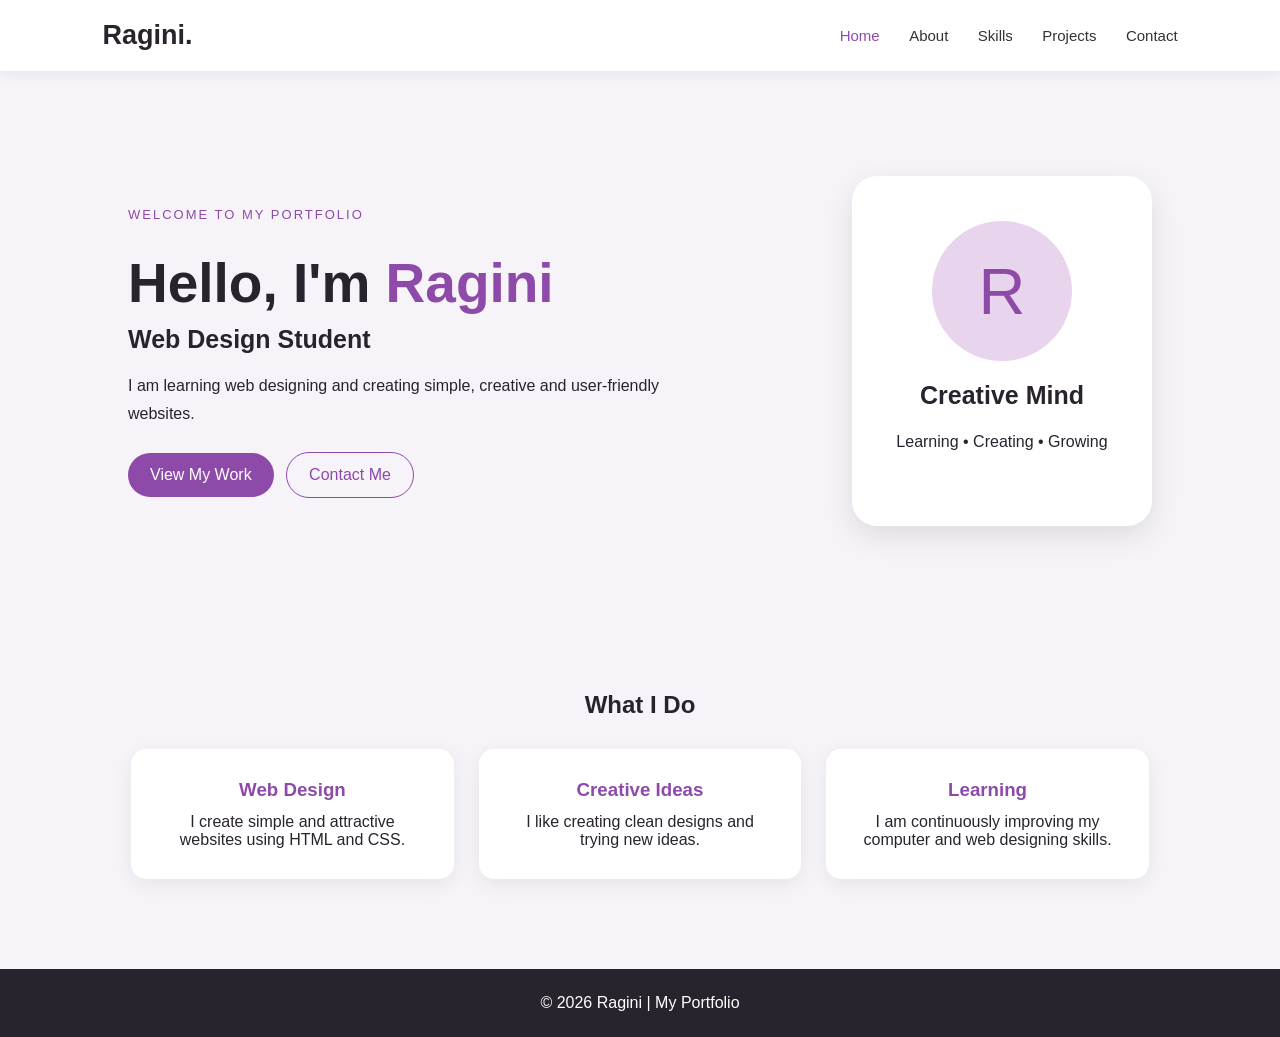
<file: index.html>
<!DOCTYPE html>
<html>
<head>
    <title>Ragini | Portfolio</title>
    <link rel="stylesheet" href="style.css">
</head>

<body>

<header>
    <h2 class="logo">Ragini.</h2>

    <nav>
        <a href="index.html" class="active">Home</a>
        <a href="about.html">About</a>
        <a href="skills.html">Skills</a>
        <a href="projects.html">Projects</a>
        <a href="contact.html">Contact</a>
    </nav>
</header>

<section class="hero">

    <div class="hero-text">
        <p class="small-text">WELCOME TO MY PORTFOLIO</p>

        <h1>Hello, I'm <span>Ragini</span></h1>

        <h2>Web Design Student</h2>

        <p>
            I am learning web designing and creating simple,
            creative and user-friendly websites.
        </p>

        <a href="projects.html" class="btn">View My Work</a>
        <a href="contact.html" class="btn second">Contact Me</a>
    </div>

    <div class="hero-card">
        <div class="circle">R</div>
        <h2>Creative Mind</h2>
        <p>Learning • Creating • Growing</p>
    </div>

</section>

<section class="welcome">
    <h2>What I Do</h2>

    <div class="cards">

        <div class="card">
            <h3>Web Design</h3>
            <p>I create simple and attractive websites using HTML and CSS.</p>
        </div>

        <div class="card">
            <h3>Creative Ideas</h3>
            <p>I like creating clean designs and trying new ideas.</p>
        </div>

        <div class="card">
            <h3>Learning</h3>
            <p>I am continuously improving my computer and web designing skills.</p>
        </div>

    </div>
</section>

<footer>
    <p>© 2026 Ragini | My Portfolio</p>
</footer>

</body>
</html>
</file>
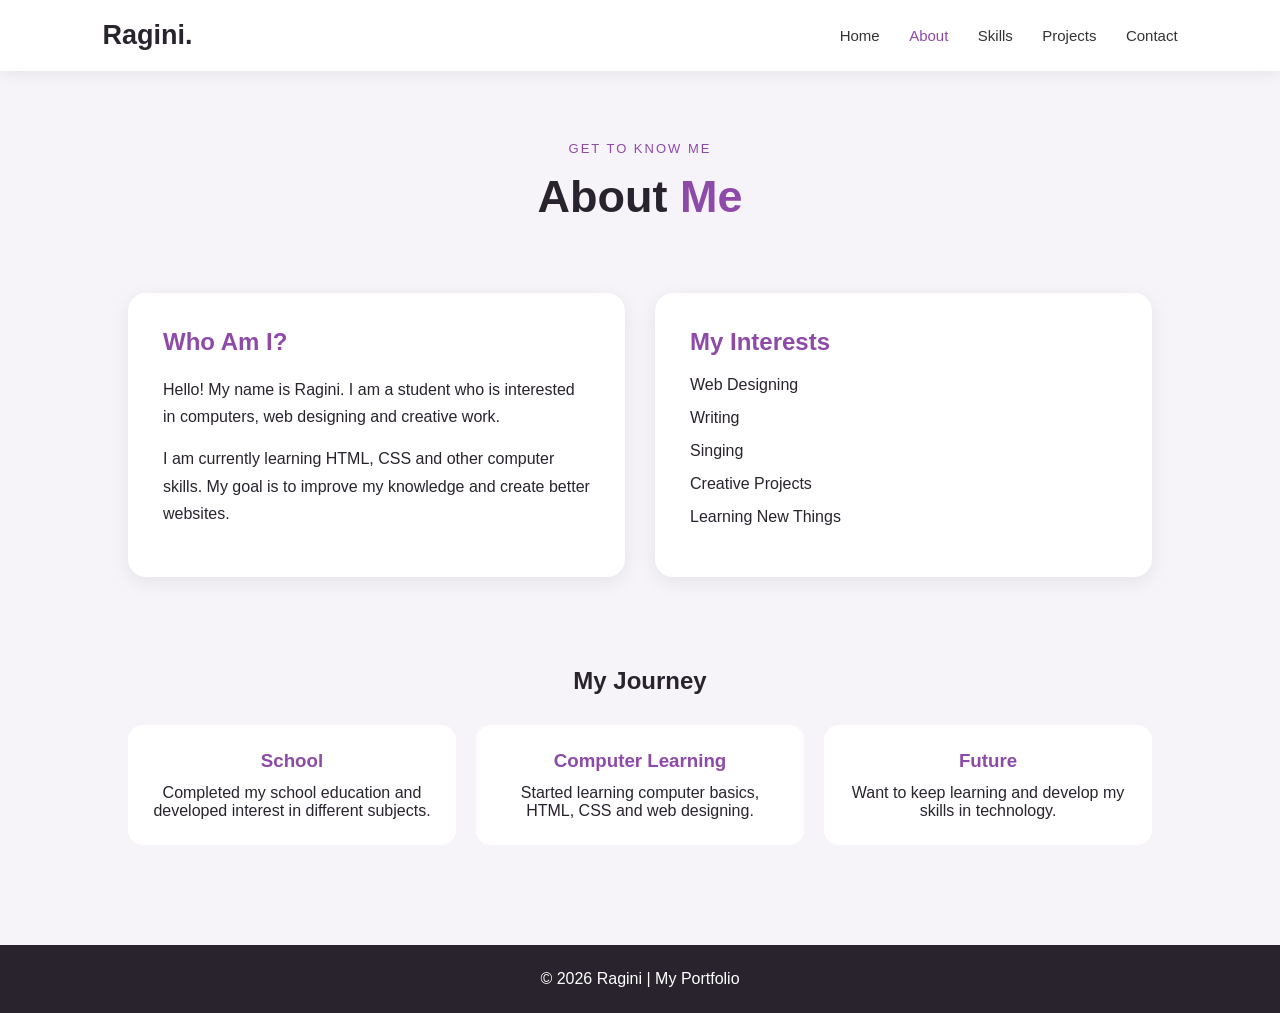
<file: about.html>
<!DOCTYPE html>
<html>
<head>
    <title>About Me | Ragini</title>
    <link rel="stylesheet" href="style.css">
</head>

<body>

<header>
    <h2 class="logo">Ragini.</h2>

    <nav>
        <a href="index.html">Home</a>
        <a href="about.html" class="active">About</a>
        <a href="skills.html">Skills</a>
        <a href="projects.html">Projects</a>
        <a href="contact.html">Contact</a>
    </nav>
</header>

<section class="page-heading">
    <p>GET TO KNOW ME</p>
    <h1>About <span>Me</span></h1>
</section>

<section class="about">

    <div class="about-box">
        <h2>Who Am I?</h2>

        <p>
            Hello! My name is Ragini. I am a student who is interested
            in computers, web designing and creative work.
        </p>

        <p>
            I am currently learning HTML, CSS and other computer skills.
            My goal is to improve my knowledge and create better websites.
        </p>
    </div>

    <div class="about-box">
        <h2>My Interests</h2>

        <ul>
            <li>Web Designing</li>
            <li>Writing</li>
            <li>Singing</li>
            <li>Creative Projects</li>
            <li>Learning New Things</li>
        </ul>
    </div>

</section>

<section class="journey">

    <h2>My Journey</h2>

    <div class="timeline">

        <div class="timeline-box">
            <h3>School</h3>
            <p>Completed my school education and developed interest in different subjects.</p>
        </div>

        <div class="timeline-box">
            <h3>Computer Learning</h3>
            <p>Started learning computer basics, HTML, CSS and web designing.</p>
        </div>

        <div class="timeline-box">
            <h3>Future</h3>
            <p>Want to keep learning and develop my skills in technology.</p>
        </div>

    </div>

</section>

<footer>
    <p>© 2026 Ragini | My Portfolio</p>
</footer>

</body>
</html>
</file>
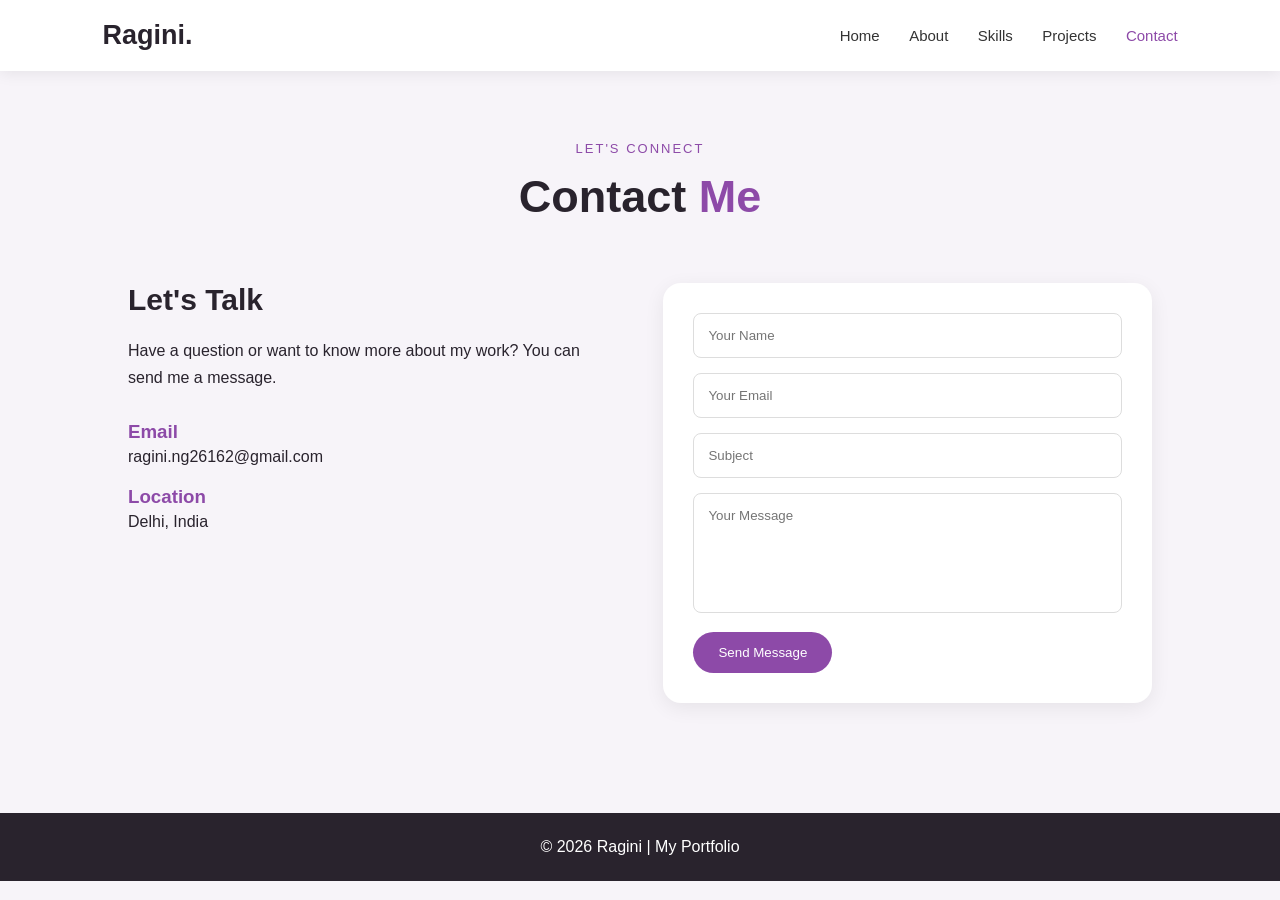
<file: contact.html>
<!DOCTYPE html>
<html>
<head>
    <title>Contact | Ragini</title>
    <link rel="stylesheet" href="style.css">
</head>

<body>

<header>
    <h2 class="logo">Ragini.</h2>

    <nav>
        <a href="index.html">Home</a>
        <a href="about.html">About</a>
        <a href="skills.html">Skills</a>
        <a href="projects.html">Projects</a>
        <a href="contact.html" class="active">Contact</a>
    </nav>
</header>

<section class="page-heading">
    <p>LET'S CONNECT</p>
    <h1>Contact <span>Me</span></h1>
</section>

<section class="contact">

    <div class="contact-info">

        <h2>Let's Talk</h2>

        <p>
            Have a question or want to know more about my work?
            You can send me a message.
        </p>

        <div class="info">
            <h3>Email</h3>
            <p>ragini.ng26162@gmail.com</p>
        </div>

        <div class="info">
            <h3>Location</h3>
            <p>Delhi, India</p>
        </div>

    </div>

    <form>

        <input type="text" placeholder="Your Name">

        <input type="email" placeholder="Your Email">

        <input type="text" placeholder="Subject">

        <textarea placeholder="Your Message"></textarea>

        <button type="submit">Send Message</button>

    </form>

</section>

<footer>
    <p>© 2026 Ragini | My Portfolio</p>
</footer>

</body>
</html>
</file>
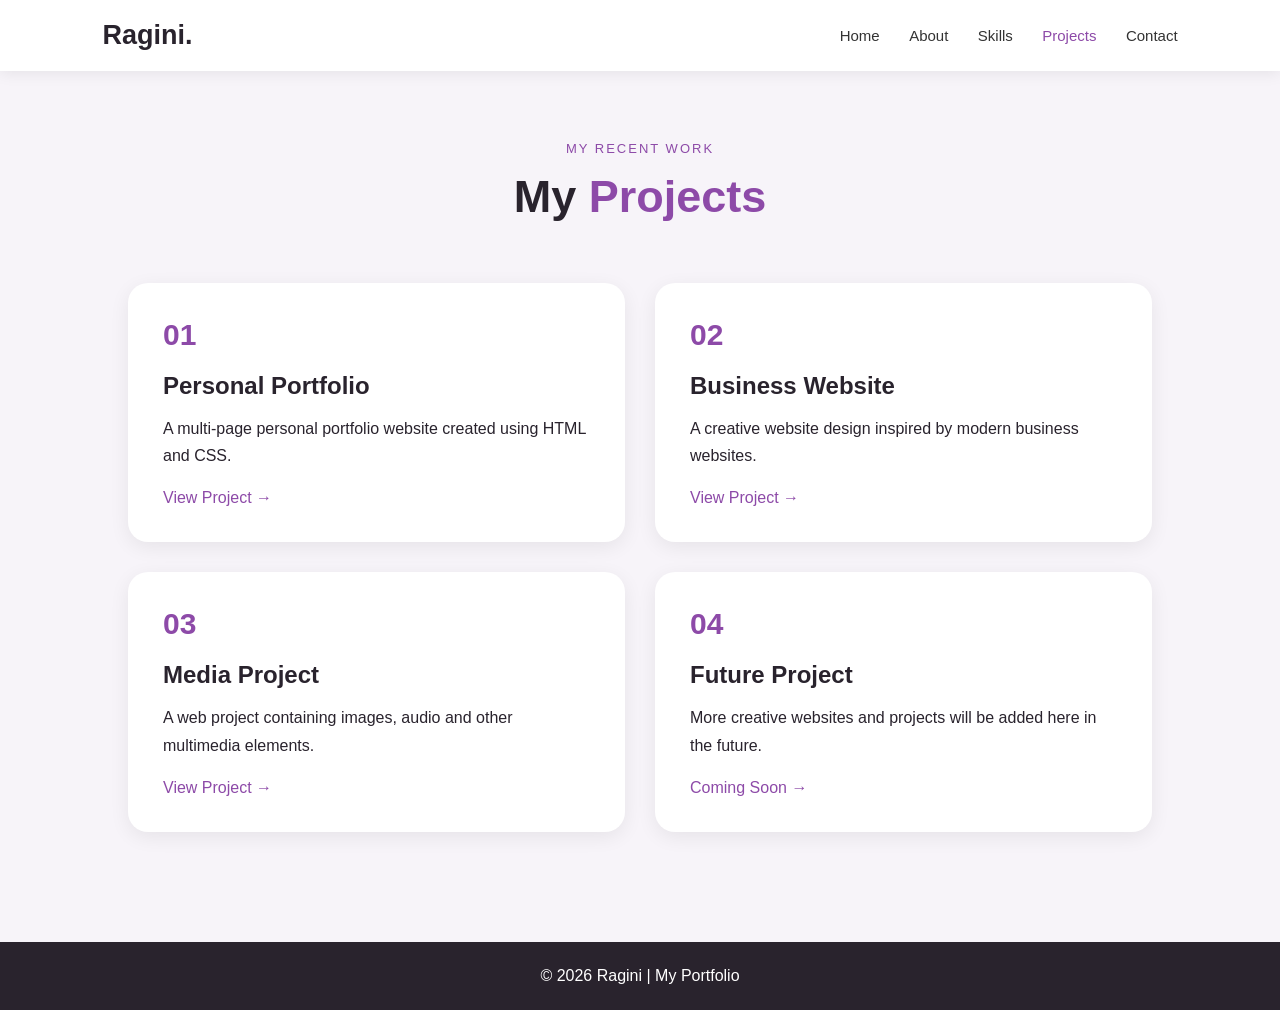
<file: projects.html>
<!DOCTYPE html>
<html>
<head>
    <title>Projects | Ragini</title>
    <link rel="stylesheet" href="style.css">
</head>

<body>

<header>
    <h2 class="logo">Ragini.</h2>

    <nav>
        <a href="index.html">Home</a>
        <a href="about.html">About</a>
        <a href="skills.html">Skills</a>
        <a href="projects.html" class="active">Projects</a>
        <a href="contact.html">Contact</a>
    </nav>
</header>

<section class="page-heading">
    <p>MY RECENT WORK</p>
    <h1>My <span>Projects</span></h1>
</section>

<section class="projects">

    <div class="project-card">
        <div class="project-number">01</div>
        <h2>Personal Portfolio</h2>
        <p>
            A multi-page personal portfolio website created using
            HTML and CSS.
        </p>
        <a href="index.html">View Project →</a>
    </div>

    <div class="project-card">
        <div class="project-number">02</div>
        <h2>Business Website</h2>
        <p>
            A creative website design inspired by modern
            business websites.
        </p>
        <a href="#">View Project →</a>
    </div>

    <div class="project-card">
        <div class="project-number">03</div>
        <h2>Media Project</h2>
        <p>
            A web project containing images, audio and
            other multimedia elements.
        </p>
        <a href="#">View Project →</a>
    </div>

    <div class="project-card">
        <div class="project-number">04</div>
        <h2>Future Project</h2>
        <p>
            More creative websites and projects will be
            added here in the future.
        </p>
        <a href="#">Coming Soon →</a>
    </div>

</section>

<footer>
    <p>© 2026 Ragini | My Portfolio</p>
</footer>

</body>
</html>
</file>
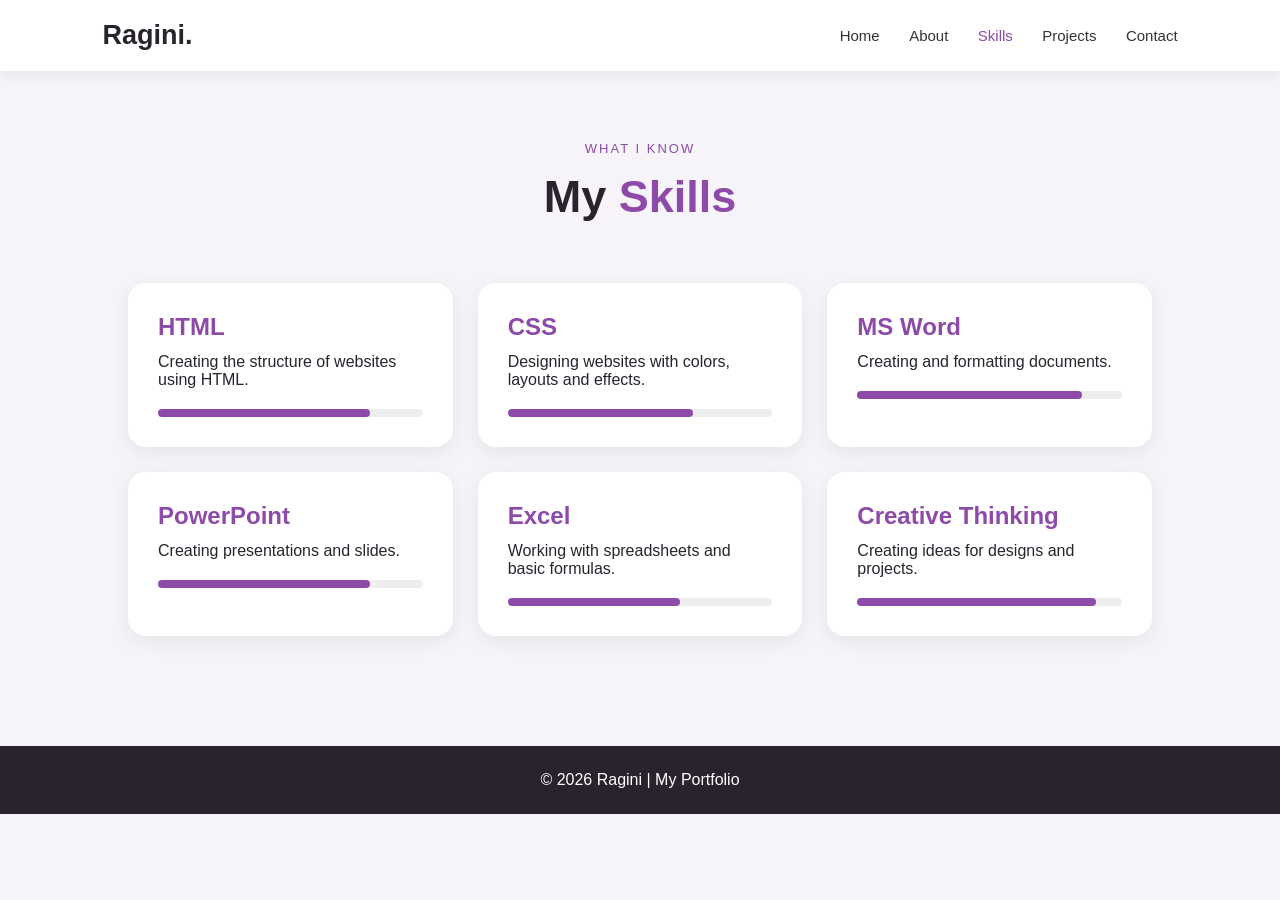
<file: skills.html>
<!DOCTYPE html>
<html>
<head>
    <title>Skills | Ragini</title>
    <link rel="stylesheet" href="style.css">
</head>

<body>

<header>
    <h2 class="logo">Ragini.</h2>

    <nav>
        <a href="index.html">Home</a>
        <a href="about.html">About</a>
        <a href="skills.html" class="active">Skills</a>
        <a href="projects.html">Projects</a>
        <a href="contact.html">Contact</a>
    </nav>
</header>

<section class="page-heading">
    <p>WHAT I KNOW</p>
    <h1>My <span>Skills</span></h1>
</section>

<section class="skills">

    <div class="skill-card">
        <h2>HTML</h2>
        <p>Creating the structure of websites using HTML.</p>
        <div class="progress">
            <div class="progress-bar html"></div>
        </div>
    </div>

    <div class="skill-card">
        <h2>CSS</h2>
        <p>Designing websites with colors, layouts and effects.</p>
        <div class="progress">
            <div class="progress-bar css"></div>
        </div>
    </div>

    <div class="skill-card">
        <h2>MS Word</h2>
        <p>Creating and formatting documents.</p>
        <div class="progress">
            <div class="progress-bar word"></div>
        </div>
    </div>

    <div class="skill-card">
        <h2>PowerPoint</h2>
        <p>Creating presentations and slides.</p>
        <div class="progress">
            <div class="progress-bar ppt"></div>
        </div>
    </div>

    <div class="skill-card">
        <h2>Excel</h2>
        <p>Working with spreadsheets and basic formulas.</p>
        <div class="progress">
            <div class="progress-bar excel"></div>
        </div>
    </div>

    <div class="skill-card">
        <h2>Creative Thinking</h2>
        <p>Creating ideas for designs and projects.</p>
        <div class="progress">
            <div class="progress-bar creative"></div>
        </div>
    </div>

</section>

<footer>
    <p>© 2026 Ragini | My Portfolio</p>
</footer>

</body>
</html>
</file>
<file: style.css>
* {
    margin: 0;
    padding: 0;
    box-sizing: border-box;
    font-family: Arial, sans-serif;
}

body {
    background: #f7f4f9;
    color: #29232d;
}

/* NAVBAR */

header {
    width: 100%;
    padding: 20px 8%;
    display: flex;
    justify-content: space-between;
    align-items: center;
    background: white;
    box-shadow: 0 2px 15px rgba(0,0,0,0.08);
}

.logo {
    font-size: 27px;
}

nav a {
    text-decoration: none;
    color: #333;
    margin-left: 25px;
    font-size: 15px;
}

nav a:hover,
nav .active {
    color: #8d4aa8;
}

/* HOME */

.hero {
    min-height: 560px;
    padding: 70px 10%;
    display: flex;
    justify-content: space-between;
    align-items: center;
}

.hero-text {
    width: 55%;
}

.small-text,
.page-heading p {
    color: #8d4aa8;
    letter-spacing: 2px;
    font-size: 13px;
    margin-bottom: 15px;
}

.hero h1 {
    font-size: 55px;
    margin-bottom: 10px;
}

.hero h1 span,
.page-heading span {
    color: #8d4aa8;
}

.hero h2 {
    font-size: 25px;
    margin-bottom: 18px;
}

.hero p {
    line-height: 1.7;
    margin-bottom: 25px;
}

.btn {
    display: inline-block;
    text-decoration: none;
    padding: 13px 22px;
    background: #8d4aa8;
    color: white;
    border-radius: 25px;
    margin-right: 8px;
}

.btn:hover {
    transform: translateY(-3px);
}

.second {
    background: transparent;
    color: #8d4aa8;
    border: 1px solid #8d4aa8;
}

.hero-card {
    width: 300px;
    padding: 45px 25px;
    text-align: center;
    background: white;
    border-radius: 25px;
    box-shadow: 0 10px 30px rgba(0,0,0,0.1);
}

.circle {
    width: 140px;
    height: 140px;
    margin: auto;
    margin-bottom: 20px;
    border-radius: 50%;
    background: #e8d4ed;
    display: flex;
    justify-content: center;
    align-items: center;
    font-size: 65px;
    color: #8d4aa8;
}

/* COMMON CARDS */

.welcome {
    text-align: center;
    padding: 60px 8%;
}

.welcome h2 {
    margin-bottom: 30px;
}

.cards {
    display: flex;
    gap: 25px;
    justify-content: center;
}

.card {
    width: 30%;
    background: white;
    padding: 30px;
    border-radius: 15px;
    box-shadow: 0 5px 20px rgba(0,0,0,0.07);
    transition: 0.3s;
}

.card:hover,
.skill-card:hover,
.project-card:hover,
.timeline-box:hover {
    transform: translateY(-8px);
}

.card h3 {
    margin-bottom: 12px;
    color: #8d4aa8;
}

/* PAGE HEADING */

.page-heading {
    text-align: center;
    padding: 70px 20px 40px;
}

.page-heading h1 {
    font-size: 45px;
}

/* ABOUT */

.about {
    display: flex;
    gap: 30px;
    padding: 30px 10% 70px;
}

.about-box {
    background: white;
    padding: 35px;
    border-radius: 18px;
    width: 50%;
    box-shadow: 0 5px 20px rgba(0,0,0,0.07);
}

.about-box h2 {
    margin-bottom: 20px;
    color: #8d4aa8;
}

.about-box p {
    line-height: 1.7;
    margin-bottom: 15px;
}

.about-box li {
    margin: 15px 0;
    list-style: none;
}

.journey {
    padding: 20px 10% 70px;
    text-align: center;
}

.journey h2 {
    margin-bottom: 30px;
}

.timeline {
    display: flex;
    gap: 20px;
}

.timeline-box {
    background: white;
    padding: 25px;
    flex: 1;
    border-radius: 15px;
    transition: 0.3s;
}

.timeline-box h3 {
    color: #8d4aa8;
    margin-bottom: 12px;
}

/* SKILLS */

.skills {
    padding: 20px 10% 80px;
    display: grid;
    grid-template-columns: repeat(3, 1fr);
    gap: 25px;
}

.skill-card {
    background: white;
    padding: 30px;
    border-radius: 18px;
    transition: 0.3s;
    box-shadow: 0 5px 20px rgba(0,0,0,0.07);
}

.skill-card h2 {
    color: #8d4aa8;
    margin-bottom: 12px;
}

.skill-card p {
    margin-bottom: 20px;
}

.progress {
    width: 100%;
    height: 8px;
    background: #eee;
    border-radius: 10px;
}

.progress-bar {
    height: 8px;
    background: #8d4aa8;
    border-radius: 10px;
}

.html {
    width: 80%;
}

.css {
    width: 70%;
}

.word {
    width: 85%;
}

.ppt {
    width: 80%;
}

.excel {
    width: 65%;
}

.creative {
    width: 90%;
}

/* PROJECTS */

.projects {
    padding: 20px 10% 80px;
    display: grid;
    grid-template-columns: repeat(2, 1fr);
    gap: 30px;
}

.project-card {
    background: white;
    padding: 35px;
    border-radius: 20px;
    transition: 0.3s;
    box-shadow: 0 5px 20px rgba(0,0,0,0.07);
}

.project-number {
    color: #8d4aa8;
    font-size: 30px;
    font-weight: bold;
    margin-bottom: 20px;
}

.project-card h2 {
    margin-bottom: 15px;
}

.project-card p {
    line-height: 1.7;
    margin-bottom: 20px;
}

.project-card a {
    color: #8d4aa8;
    text-decoration: none;
}

/* CONTACT */

.contact {
    display: flex;
    gap: 50px;
    padding: 20px 10% 80px;
}

.contact-info,
form {
    width: 50%;
}

.contact-info h2 {
    font-size: 30px;
    margin-bottom: 20px;
}

.contact-info > p {
    line-height: 1.7;
    margin-bottom: 30px;
}

.info {
    margin-bottom: 20px;
}

.info h3 {
    color: #8d4aa8;
    margin-bottom: 5px;
}

form {
    background: white;
    padding: 30px;
    border-radius: 18px;
    box-shadow: 0 5px 20px rgba(0,0,0,0.07);
}

input,
textarea {
    width: 100%;
    padding: 14px;
    margin-bottom: 15px;
    border: 1px solid #ddd;
    border-radius: 8px;
    outline: none;
}

textarea {
    height: 120px;
    resize: none;
}

button {
    border: none;
    padding: 13px 25px;
    background: #8d4aa8;
    color: white;
    border-radius: 25px;
    cursor: pointer;
}

/* FOOTER */

footer {
    text-align: center;
    padding: 25px;
    background: #29232d;
    color: white;
    margin-top: 30px;
}

/* MOBILE */

@media (max-width: 800px) {

    header {
        flex-direction: column;
        gap: 15px;
    }

    nav a {
        margin: 5px;
    }

    .hero {
        flex-direction: column;
        text-align: center;
        gap: 40px;
    }

    .hero-text {
        width: 100%;
    }

    .hero h1 {
        font-size: 40px;
    }

    .cards,
    .about,
    .timeline,
    .contact {
        flex-direction: column;
    }

    .card,
    .about-box,
    .contact-info,
    form {
        width: 100%;
    }

    .skills,
    .projects {
        grid-template-columns: 1fr;
    }
}
</file>
